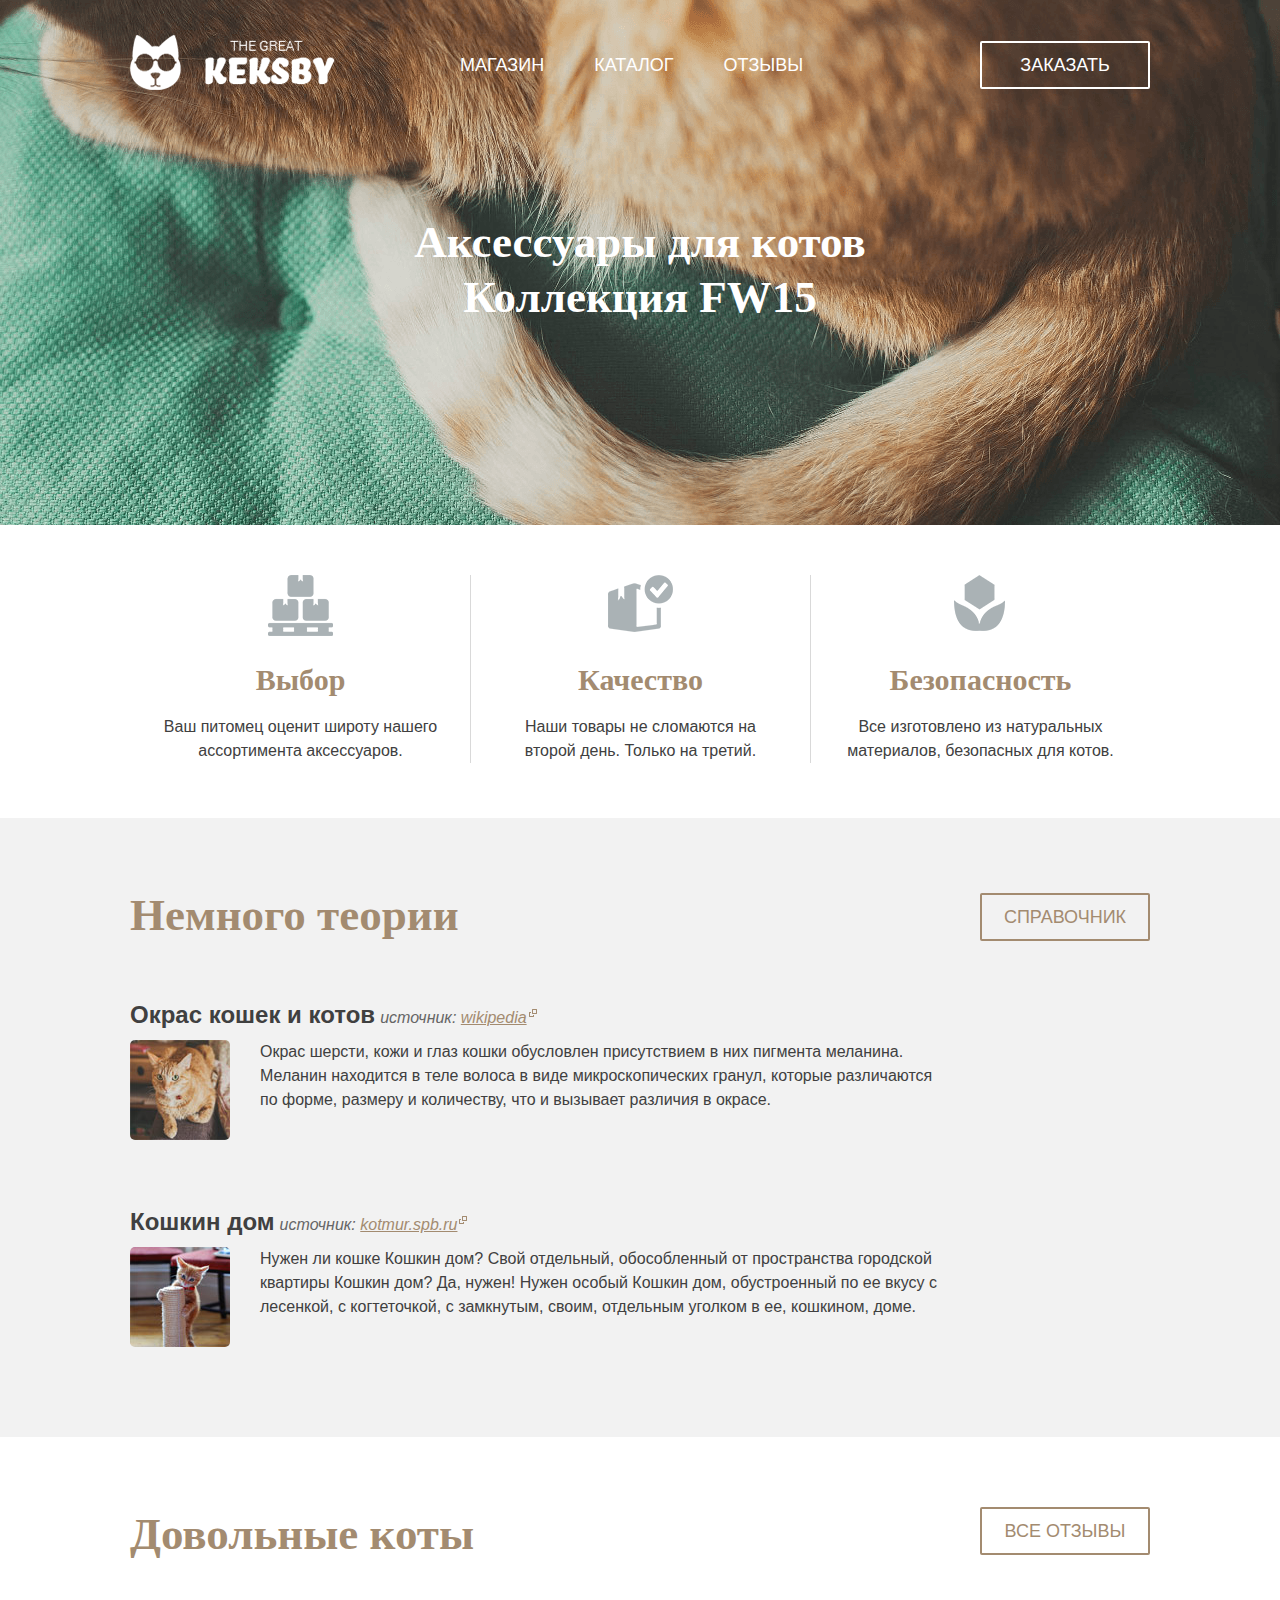
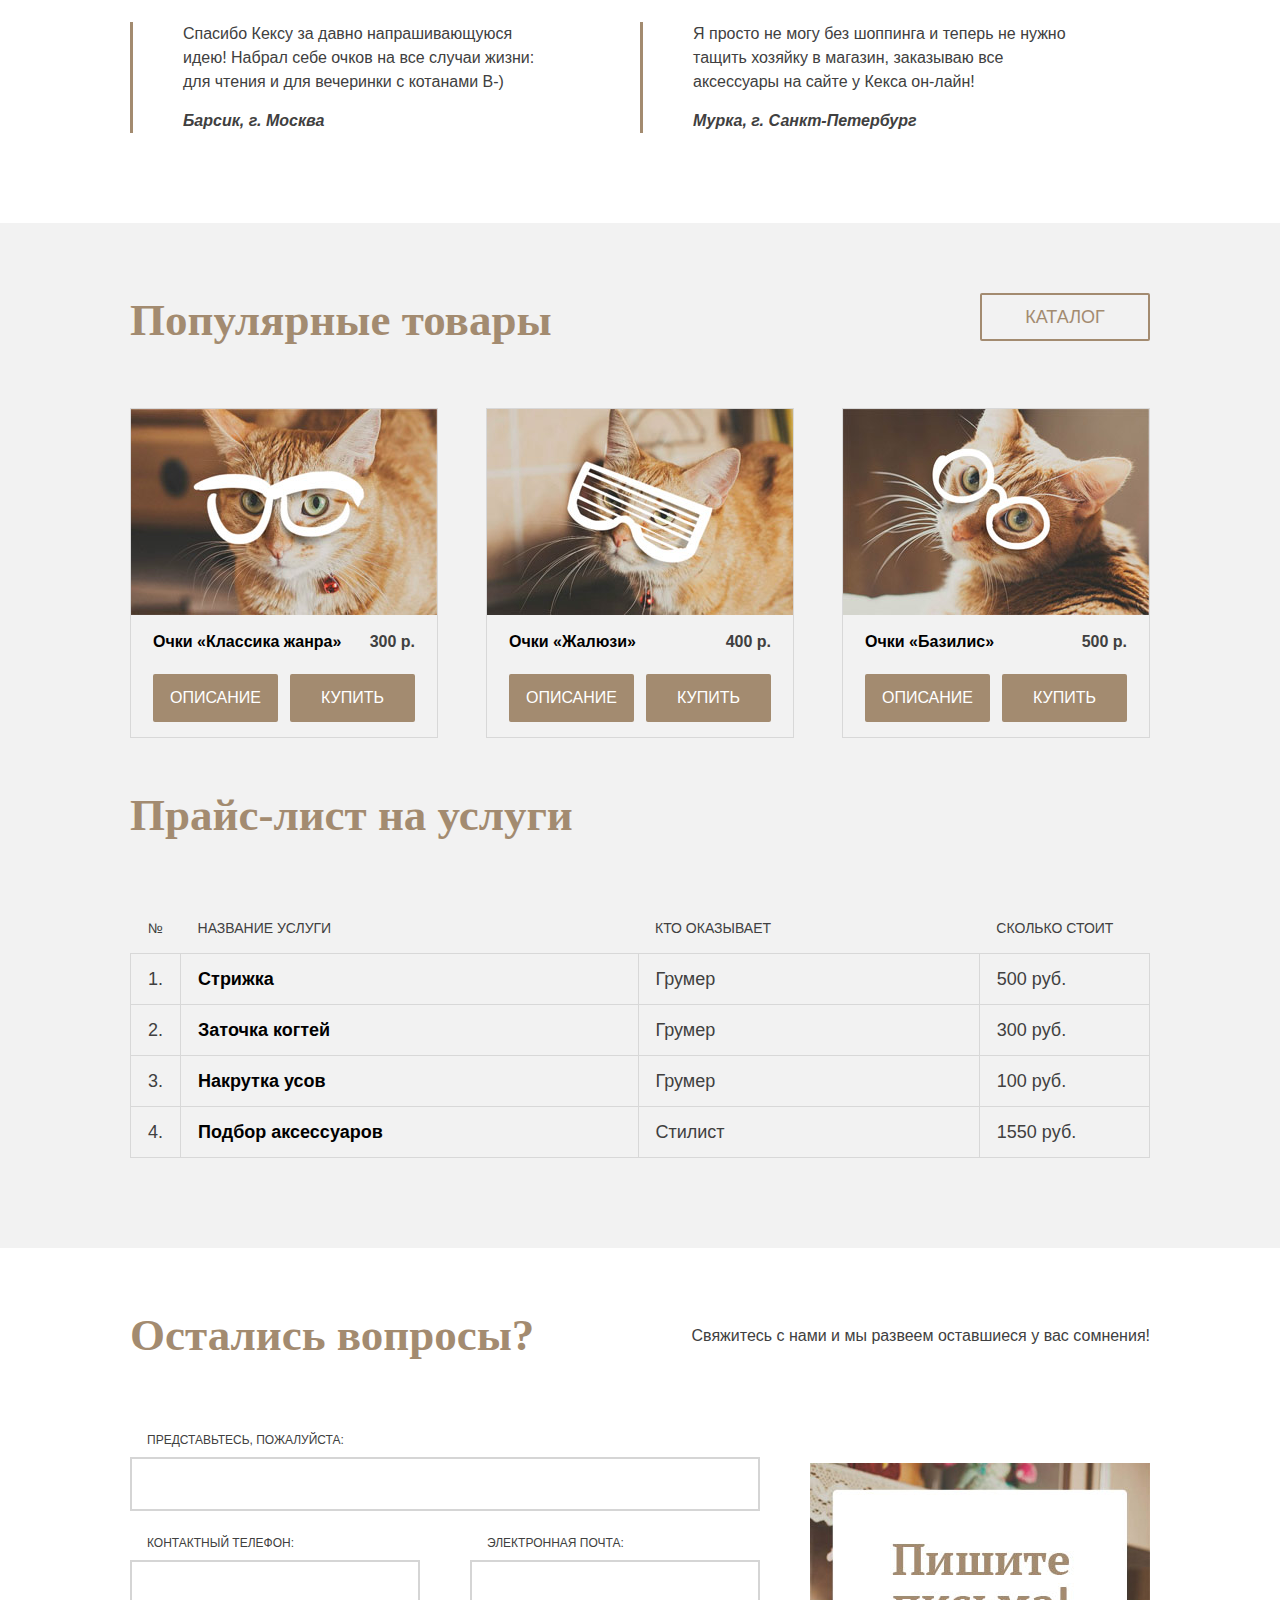
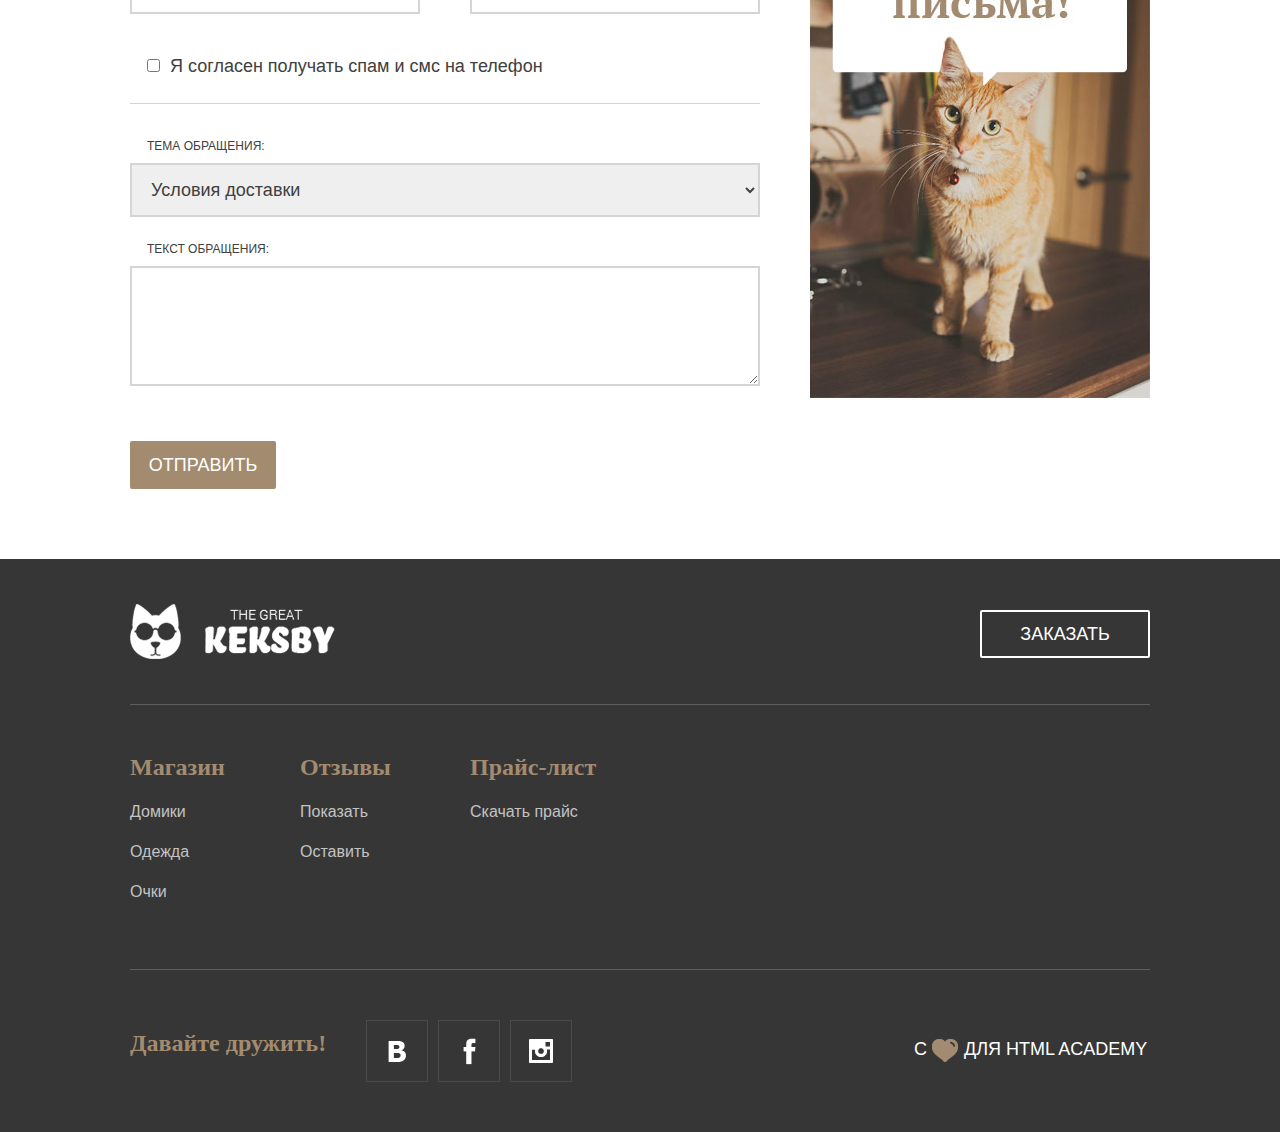
<file: index.html>
<!DOCTYPE HTML>
<html lang="ru">
<head>
    <meta charset="utf-8">
    <title>The Great Keksby</title>
    <link rel="stylesheet" type="text/css" href="style.css">
    <script src="js.js"></script>
</head>
<body>
<div class="page-header">
    <div class="container">
        <div class="header-top clearfix">
            <div class="header-logo">
                <img src="img/logo.png" alt="The Great Keksby" width="205" height="55">
            </div>
            <ul class="main-nav clearfix">
                <li><a href="#">Магазин</a></li>
                <li><a href="#">Каталог</a></li>
                <li><a href="#">Отзывы</a></li>
            </ul>
            <a class="btn btn-quick-order" href="#">Заказать</a>
        </div>
        <div class="promo">
            <a href="#">Аксессуары для котов<br> Коллекция FW15</a>
        </div>
    </div>
</div>


<div class="features">
    <div class="container">
        <ul class="clearfix">
            <li class="feature-item feature-choice">
                <h2 class="feature-title">Выбор</h2>
                <p>Ваш питомец оценит широту нашего ассортимента аксессуаров.</p>
            </li>
            <li class="feature-item feature-quality">
                <h2 class="feature-title">Качество</h2>
                <p>Наши товары не сломаются на второй день. Только на третий.</p>
            </li>
            <li class="feature-item feature-safety">
                <h2 class="feature-title">Безопасность</h2>
                <p>Все изготовлено из натуральных материалов, безопасных для котов.</p>
            </li>
        </ul>
    </div>
</div>


<div class="cat-reference">
    <div class="container">
        <h2 class="section-title">Немного теории</h2>
        <a class="btn to-full-reference" href="#" title="Открыть справочник">Справочник</a>
        <dl>
            <dt>
            <h3 class="reference-title">Окрас кошек и котов</h3>
            <i class="reference-source">источник: <a target="_blank" href="https://ru.wikipedia.org">wikipedia</a></i>
            </dt>
            <dd>
                <img src="img/article-1.jpg" alt="Окрас кошек и котов" width="100" height="100">
                <p>Окрас шерсти, кожи и глаз кошки обусловлен присутствием в них пигмента меланина. Меланин находится в теле волоса в виде микроскопических гранул, которые различаются по форме, размеру и количеству, что и вызывает различия в окрасе.</p>
            </dd>
            <dt>
            <h3 class="reference-title">Кошкин дом</h3>
            <i class="reference-source">источник: <a target="_blank" href="http://kotmur.spb.ru">kotmur.spb.ru</a></i>
            </dt>
            <dd>
                <img src="img/article-2.jpg" alt="Кошкин дом" width="100" height="100">
                <p>Нужен ли кошке Кошкин дом? Свой отдельный, обособленный от пространства городской квартиры Кошкин дом? Да, нужен! Нужен особый Кошкин дом, обустроенный по ее вкусу с лесенкой, с когтеточкой, с замкнутым, своим, отдельным уголком в ее, кошкином, доме.</p>
            </dd>
        </dl>
    </div>
</div>


<div class="reviews">
    <div class="container">
        <h2 class="section-title">Довольные коты</h2>
        <a class="btn to-all-reviews" href="#" title="Посмотреть все отзывы">Все отзывы</a>
        <div class="reviews-list clearfix">
            <blockquote class="review-item">
                <p>Спасибо Кексу за давно напрашивающуюся идею! Набрал себе очков на все случаи жизни: для чтения и для вечеринки с котанами B-)</p>
                <cite class="review-author">Барсик, г. Москва</cite>
            </blockquote>
            <blockquote class="review-item">
                <p>Я просто не могу без шоппинга и теперь не нужно тащить хозяйку в магазин, заказываю все аксессуары на сайте у Кекса он-лайн!</p>
                <cite class="review-author">Мурка, г. Санкт-Петербург</cite>
            </blockquote>
        </div>
    </div>
</div>


<div class="popular-and-price">
    <div class="container">
        <h2 class="section-title">Популярные товары</h2>
        <a class="btn to-catalog" href="#" title="Посмотреть все товары">Каталог</a>
        <div class="popular-items clearfix">
            <div class="catalog-item">
                <img src="img/glasses-1.jpg" alt="очки «Классика жанра»" width="306" height="206">
                <h3>Очки «Классика жанра»</h3>
                <b class="catalog-item-price">300 р.</b>
                <a href="#" class="btn btn-info">Описание</a>
                <a href="#" class="btn btn-buy">Купить</a>
            </div>
            <div class="catalog-item">
                <img src="img/glasses-2.jpg" alt="очки «Жалюзи»" width="306" height="206">
                <h3>Очки «Жалюзи»</h3>
                <b class="catalog-item-price">400 р.</b>
                <a href="#" class="btn btn-info">Описание</a>
                <a href="#" class="btn btn-buy">Купить</a>
            </div>
            <div class="catalog-item">
                <img src="img/glasses-3.jpg" alt="очки «Базилис»" width="306" height="206">
                <h3>Очки «Базилис»</h3>
                <b class="catalog-item-price">500 р.</b>
                <a href="#" class="btn btn-info">Описание</a>
                <a href="#" class="btn btn-buy">Купить</a>
            </div>
        </div>

        <h2 class="section-title">Прайс-лист на услуги</h2>
        <table class="price-list">
            <tr>
                <th class="price-number">№</th>
                <th>Название услуги</th>
                <th>Кто оказывает</th>
                <th>Сколько стоит</th>
            </tr>
            <tr>
                <td class="price-number">1.</td>
                <td class="price-name">Стрижка</td>
                <td class="price-master">Грумер</td>
                <td class="price-cost">500 руб.</td>
            </tr>
            <tr>
                <td class="price-number">2.</td>
                <td class="price-name">Заточка когтей</td>
                <td class="price-master">Грумер</td>
                <td class="price-cost">300 руб.</td>
            </tr>
            <tr>
                <td class="price-number">3.</td>
                <td class="price-name">Накрутка усов</td>
                <td class="price-master">Грумер</td>
                <td class="price-cost">100 руб.</td>
            </tr>
            <tr>
                <td class="price-number">4.</td>
                <td class="price-name">Подбор аксессуаров</td>
                <td class="price-master">Стилист</td>
                <td class="price-cost">1550 руб.</td>
            </tr>
        </table>
    </div>
</div>


<div class="feedback">
    <div class="container">
        <h2 class="section-title">Остались вопросы?</h2>
        <p class="feedback-tip">Свяжитесь с нами и мы развеем оставшиеся у вас сомнения!</p>
        <form class="feedback-form" action="/keksby-mail" method="post">
            <div class="feedback-form-group">
                <label for="fullname">Представьтесь, пожалуйста:</label>
                <input type="text" name="fullname" id="fullname">
            </div>
            <div class="clearfix">
                <div class="feedback-form-group feedback-form-group-left-part">
                    <label for="phone">Контактный телефон:</label>
                    <input type="text" name="phone" id="phone">
                </div>
                <div class="feedback-form-group feedback-form-group-right-part">
                    <label for="email">Электронная почта:</label>
                    <input type="text" name="email" id="email">
                </div>
            </div>
            <div class="checkbox-area">
                <label>
                    <input type="checkbox" name="subscription">
                    Я согласен получать спам и смс на телефон
                </label>
            </div>
            <div class="feedback-form-group">
                <label for="topic">Тема обращения:</label>
                <select name="topic" id="topic">
                    <option value="1">Условия доставки</option>
                    <option value="2">Возврат товара</option>
                    <option value="3">Жалоба в Роспотребнадзор</option>
                </select>
            </div>
            <div class="feedback-form-group">
                <label for="message">Текст обращения:</label>
                <textarea name="message" id="message"></textarea>
            </div>
            <input type="submit" class="btn" value="Отправить">
        </form>
    </div>
</div>


<div class="page-footer">
    <div class="container">
        <div class="footer-top clearfix">
            <div class="footer-logo">
                <img src="img/logo.png" alt="The Great Keksby" width="205" height="55">
            </div>
            <a href="#" class="btn btn-quick-order">Заказать</a>
        </div>

        <div class="footer-middle clearfix">
            <div class="footer-menu">
                <h3>Магазин</h3>
                <ul>
                    <li><a href="#">Домики</a></li>
                    <li><a href="#">Одежда</a></li>
                    <li><a href="#">Очки</a></li>
                </ul>
            </div>
            <div class="footer-menu">
                <h3>Отзывы</h3>
                <ul>
                    <li><a href="#">Показать</a></li>
                    <li><a href="#">Оставить</a></li>
                </ul>
            </div>
            <div class="footer-menu">
                <h3>Прайс-лист</h3>
                <ul>
                    <li><a href="#">Скачать прайс</a></li>
                </ul>
            </div>
        </div>

        <div class="footer-bottom clearfix">
            <div class="footer-social">
                <b>Давайте дружить!</b>
                <a class="social-btn social-btn-vk" href="https://vk.com/htmlacademy">Вконтакте</a>
                <a class="social-btn social-btn-fb" href="https://facebook.com/htmlacademy">Фейсбук</a>
                <a class="social-btn social-btn-in" href="https://instagram.com/htmlacademy">Инстаграм</a>
            </div>
            <div class="footer-copyright">
                С <span class="heart">любовью</span> для <a href="https://htmlacademy.ru">HTML Academy</a>
            </div>
        </div>
    </div>
</div>

</body>
</html>
</file>
<file: style.css>
body {
    min-width: 1040px;
    margin: 0;
    padding: 0;
    font-size: 18px;
    line-height: 24px;
    font-family: "Arial", sans-serif;
    color: #404040;
    background-color: white;
}

.container {
    width: 1020px;
    margin: 0 auto;
}

.clearfix::after {
    content: "";
    display: table;
    clear: both;
}

.page-header {
    min-height: 490px;
    padding-top: 35px;
    background-image: url("img/header-bg.jpg");
    background-repeat: no-repeat;
    background-position: center;
    background-size: cover;
}

.page-header,
.page-footer {
    color: #c3c3c3;
    background-color: #363636;
}

.header-top {
    margin-bottom: 125px;
}

.header-logo {
    float: left;
    width: 205px;
    height: 55px;
}

.header-logo img {
    width: 205px;
    height: 55px;
}

.main-nav {
    float: left;
    width: 520px;
    margin: 0;
    margin-top: 18px;
    margin-left: 125px;
    padding: 0;
    list-style: none;
}

.main-nav li {
    float: left;
    margin-right: 50px;
    text-transform: uppercase;
}

.main-nav li:last-child {
    margin-right: 0;
}

.main-nav a {
    color: #ffffff;
    text-decoration: none;
}

.main-nav a:hover {
    text-decoration: underline;
}

.main-nav a:active {
    color: rgba(255, 255, 255, 0.3);
}

.btn {
    display: inline-block;
    width: 146px;
    padding: 10px;
    font: inherit;
    vertical-align: top;
    text-align: center;
    color: #a38b70;
    text-transform: uppercase;
    text-decoration: none;
    word-wrap: break-word;
    border: 2px solid #a38b70;
    border-radius: 2px;
}

.btn:hover {
    color: #8d745a;
    border-color: #8d745a;
}

.btn:active {
    color: rgba(141, 116, 90, 0.3);
    border-color: #8d745a;
}

.btn-quick-order {
    float: right;
    margin-top: 6px;
    border-color: #ffffff;
    color: #ffffff;
}

.btn-quick-order:hover {
    color: #404040;
    background-color: #ffffff;
    border-color: #ffffff;
}

.btn-quick-order:active {
    color: rgba(64, 64, 64, 0.3);
    background-color: #ffffff;
    border-color: #ffffff;
}

.promo {
    font-weight: bold;
    font-size: 45px;
    line-height: 55px;
    font-family: "Georgia", serif;
    text-align: center;
}

.promo a {
    color: #ffffff;
    text-decoration: none;
}

.features {
    padding-top: 50px;
    padding-bottom: 55px;
}

.features ul {
    margin: 0;
    padding: 0;
    list-style: none;
}

.feature-item {
    position: relative;
    float: left;
    width: 279px;
    padding-top: 90px;
    padding-right: 30px;
    padding-left: 30px;
    text-align: center;
    border-left: 1px solid #d9d9d9;
}

.feature-item:first-child {
    border-left-color: transparent;
}

.feature-item::before {
    content: "";
    position: absolute;
    top: 0;
    left: 137px;
    width: 65px;
    height: 65px;
    background-image: url("img/sprite.png");
    background-repeat: no-repeat;
}

.feature-choice::before {
    background-position: -5px -5px;
}

.feature-quality::before {
    background-position: -5px -76px;
}

.feature-safety::before {
    background-position: 1px -143px;
}

.feature-title {
    margin: 0;
    margin-bottom: 20px;
    font-weight: bold;
    font-size: 30px;
    line-height: 30px;
    font-family: "Georgia", serif;
    color: #a38b70;
}

.feature-item p {
    margin: 0;
    font-size: 16px;
}

.cat-reference {
    padding-top: 70px;
    padding-bottom: 90px;
    background-color: #f2f2f2;
}

.cat-reference .container {
    position: relative;
}

.section-title {
    margin: 0;
    margin-right: 180px;
    margin-bottom: 60px;
    font-weight: bold;
    font-size: 45px;
    line-height: 55px;
    font-family: "Georgia", serif;
    color: #a38b70;
}

.to-full-reference {
    position: absolute;
    top: 5px;
    right: 0;
}

.cat-reference dl {
    width: 820px;
    margin: 0;
    padding: 0;
}

.cat-reference dt {
    margin: 0;
    margin-bottom: 10px;
}

.cat-reference dd {
    position: relative;
    min-height: 100px;
    margin: 0;
    padding-left: 130px;
    font-size: 16px;
}

.cat-reference dd + dt {
    margin-top: 70px;
}

.cat-reference dd img {
    position: absolute;
    top: 0;
    left: 0;
    width: 100px;
    height: 100px;
    border-radius: 5px;
}

.cat-reference dd p {
    margin: 0;
}

.reference-title {
    display: inline;
    font-size: 24px;
}

.reference-source {
    font-size: 16px;
    color: #666666;
    font-style: italic;
}

.reference-source a {
    position: relative;
    color: #a38b70;
}

.reference-source a:hover {
    color: #8d745a;
}

.reference-source a:active {
    color: rgba(141, 116, 90, 0.3);
}

.reference-source a::after {
    content: "";
    top: 0;
    right: -10px;
    position: absolute;
    width: 8px;
    height: 8px;
    background: url("img/sprite.png") no-repeat -5px -210px;
}

.reviews {
    padding-top: 70px;
    padding-bottom: 90px;
}

.reviews .container {
    position: relative;
}

.to-all-reviews {
    position: absolute;
    top: 0;
    right: 0;
}

.review-item {
    float: left;
    width: 377px;
    margin: 0;
    margin-right: 80px;
    padding: 0;
    padding-left: 50px;
    font-size: 16px;
    border-left: 3px solid #a38b70;
}

.review-item p {
    margin: 0;
    margin-bottom: 15px;
}

.review-author {
    font-weight: bold;
    font-style: italic;
}

.popular-and-price {
    padding-top: 70px;
    padding-bottom: 90px;
    background-color: #f2f2f2;
}

.popular-and-price .container {
    position: relative;
}

.popular-items {
    margin-bottom: 50px;
}

.to-catalog {
    position: absolute;
    top: 0;
    right: 0;
}

.catalog-item {
    position: relative;
    float: left;
    width: 262px;
    margin-right: 48px;
    padding: 15px 22px;
    padding-top: 221px;
    font-size: 16px;
    border: 1px solid #d8d8d8;
}

.catalog-item:last-child {
    margin-right: 0;
}

.catalog-item img {
    position: absolute;
    top: 0;
    left: 0;
    width: 306px;
    height: 206px;
}

.catalog-item h3 {
    float: left;
    max-width: 205px;
    margin: 0;
    margin-bottom: 20px;
    font-size: 16px;
    color: #000000;
}

.catalog-item-price {
    float: right;
    max-width: 55px;
    margin-bottom: 20px;
}

.catalog-item .btn {
    width: 101px;
    color: #ffffff;
    background-color: #a38b70;
}

.catalog-item .btn:hover {
    background-color: #8d745a;
}

.catalog-item .btn:active {
    color: rgba(255, 255, 255, 0.3);
}

.catalog-item .btn-info {
    float: left;
    clear: left;
}

.catalog-item .btn-buy {
    float: right;
}

.price-list {
    width: 100%;
    border-collapse: collapse;
    line-height: 30px;
}

.price-list th {
    font-weight: normal;
    font-size: 14px;
    text-align: left;
    text-transform: uppercase;
}

.price-list td {
    border: 1px solid #d8d8d8;
}

.price-list th,
.price-list td {
    padding: 10px 17px;
}

.price-list .price-number {
    width: 15px;
    text-align: center;
}

.price-list .price-name {
    width: 422px;
    font-weight: bold;
    color: #000000;
}

.price-list .price-master {
    width: 306px;
}

.price-list .price-cost {
    width: 135px;
}

.feedback {
    padding-top: 60px;
    padding-bottom: 70px;
}

.feedback .container {
    position: relative;
}

.feedback .section-title {
    max-width: 500px;
}

.feedback-tip {
    position: absolute;
    top: 0;
    right: 0;
    max-width: 500px;
    font-size: 16px;
}

.feedback-form {
    width: 630px;
    padding-right: 390px;
    background-image: url("img/write.jpg");
    background-repeat: no-repeat;
    background-position: 100% 40px;
}

.feedback-form-group {
    margin-bottom: 15px;
}

.feedback-form-group-left-part {
    float: left;
}

.feedback-form-group-right-part {
    float: right;
}

.feedback-form-group-left-part,
.feedback-form-group-right-part {
    width: 290px;
}

.feedback-form-group label {
    display: inline-block;
    padding: 5px 0;
    padding-left: 17px;
    font-size: 12px;
    text-transform: uppercase;
}

.feedback-form input[type="text"],
.feedback-form select,
.feedback-form textarea {
    box-sizing: border-box;
    width: 100%;
    height: 54px;
    padding: 9px 15px;
    font: inherit;
    color: inherit;
    border: 2px solid #d5d5d5;
}

.feedback-form input[type="text"]:hover,
.feedback-form select:hover,
.feedback-form textarea:hover {
    border-color: #bebebe;
}

.feedback-form input[type="text"]:focus,
.feedback-form select:focus,
.feedback-form textarea:focus {
    border-color: #8d745a;
}

.feedback-form textarea {
    display: block;
    min-height: 120px;
}

.checkbox-area {
    margin-bottom: 25px;
    padding-top: 25px;
    padding-bottom: 25px;
    padding-left: 17px;
    border-bottom: 1px solid #d5d5d5;
}

.checkbox-area input[type="checkbox"] {
    margin: 0;
    margin-right: 5px;
}

.feedback-form .btn {
    margin-top: 40px;
    color: #ffffff;
    background-color: #a38b70;
}

.feedback-form .btn:hover {
    background-color: #8d745a;
}

.feedback-form .btn:active {
    color: rgba(255, 255, 255, 0.3);
}

.page-footer {
    padding-top: 45px;
    padding-bottom: 50px;
}

.footer-top {
    margin-bottom: 45px;
}

.footer-logo {
    float: left;
    width: 205px;
    height: 55px;
}

.footer-logo img {
    width: 205px;
    height: 55px;
}

.footer-middle {
    margin-bottom: 50px;
    padding-top: 50px;
}

.footer-middle,
.footer-bottom {
    border-top: 1px solid #5e5e5e;
}

.footer-menu {
    float: left;
    width: 150px;
    margin-right: 20px;
}

.footer-menu h3 {
    margin: 0;
    margin-bottom: 20px;
    font-weight: bold;
    font-size: 24px;
    font-family: "Georgia", serif;
    color: #a38b70;
}

.footer-menu ul {
    margin: 0;
    padding: 0;
    list-style: none;
}

.footer-menu li {
    margin-bottom: 15px;
}

.footer-menu a {
    font-size: 16px;
    color: #c3c3c3;
    text-decoration: none;
}

.footer-menu a:hover {
    color: #ffffff;
}

.footer-menu a:active {
    color: rgba(255, 255, 255, 0.3);
}

.footer-bottom {
    padding-top: 50px;
}

.footer-social {
    float: left;
    width: 490px;
    font-size: 0;
}

.footer-social b {
    margin-right: 40px;
    font-size: 24px;
    font-family: "Georgia", serif;
    color: #a38b70;
}

.social-btn {
    display: inline-block;
    width: 60px;
    height: 60px;
    margin-right: 10px;
    vertical-align: middle;
    color: #ffffff;
    background-image: url("img/sprite.png");
    background-repeat: no-repeat;
    border: 1px solid rgba(255, 255, 255, 0.1);
}

.social-btn:hover {
    border-color: rgba(255, 255, 255, 0.3);
}

.social-btn:active {
    border-color: #ffffff;
    opacity: 0.1;
}

.social-btn-vk {
    background-position: 16px -238px;
}

.social-btn-fb {
    background-position: 19px -297px;
}

.social-btn-in {
    background-position: 13px -358px;
}

.footer-copyright {
    float: right;
    width: 236px;
    margin-top: 17px;
    color: #ffffff;
    text-transform: uppercase;
}

.footer-copyright .heart {
    display: inline-block;
    width: 27px;
    height: 24px;
    font-size: 0;
    vertical-align: middle;
    background-image: url("img/sprite.png");
    background-repeat: no-repeat;
    background-position: -5px -419px;
}

.footer-copyright a {
    color: #ffffff;
    text-decoration: none;
}

.footer-copyright a:hover {
    text-decoration: underline;
}

.footer-copyright a:active {
    color: rgba(255, 255, 255, 0.3);
}
</file>
